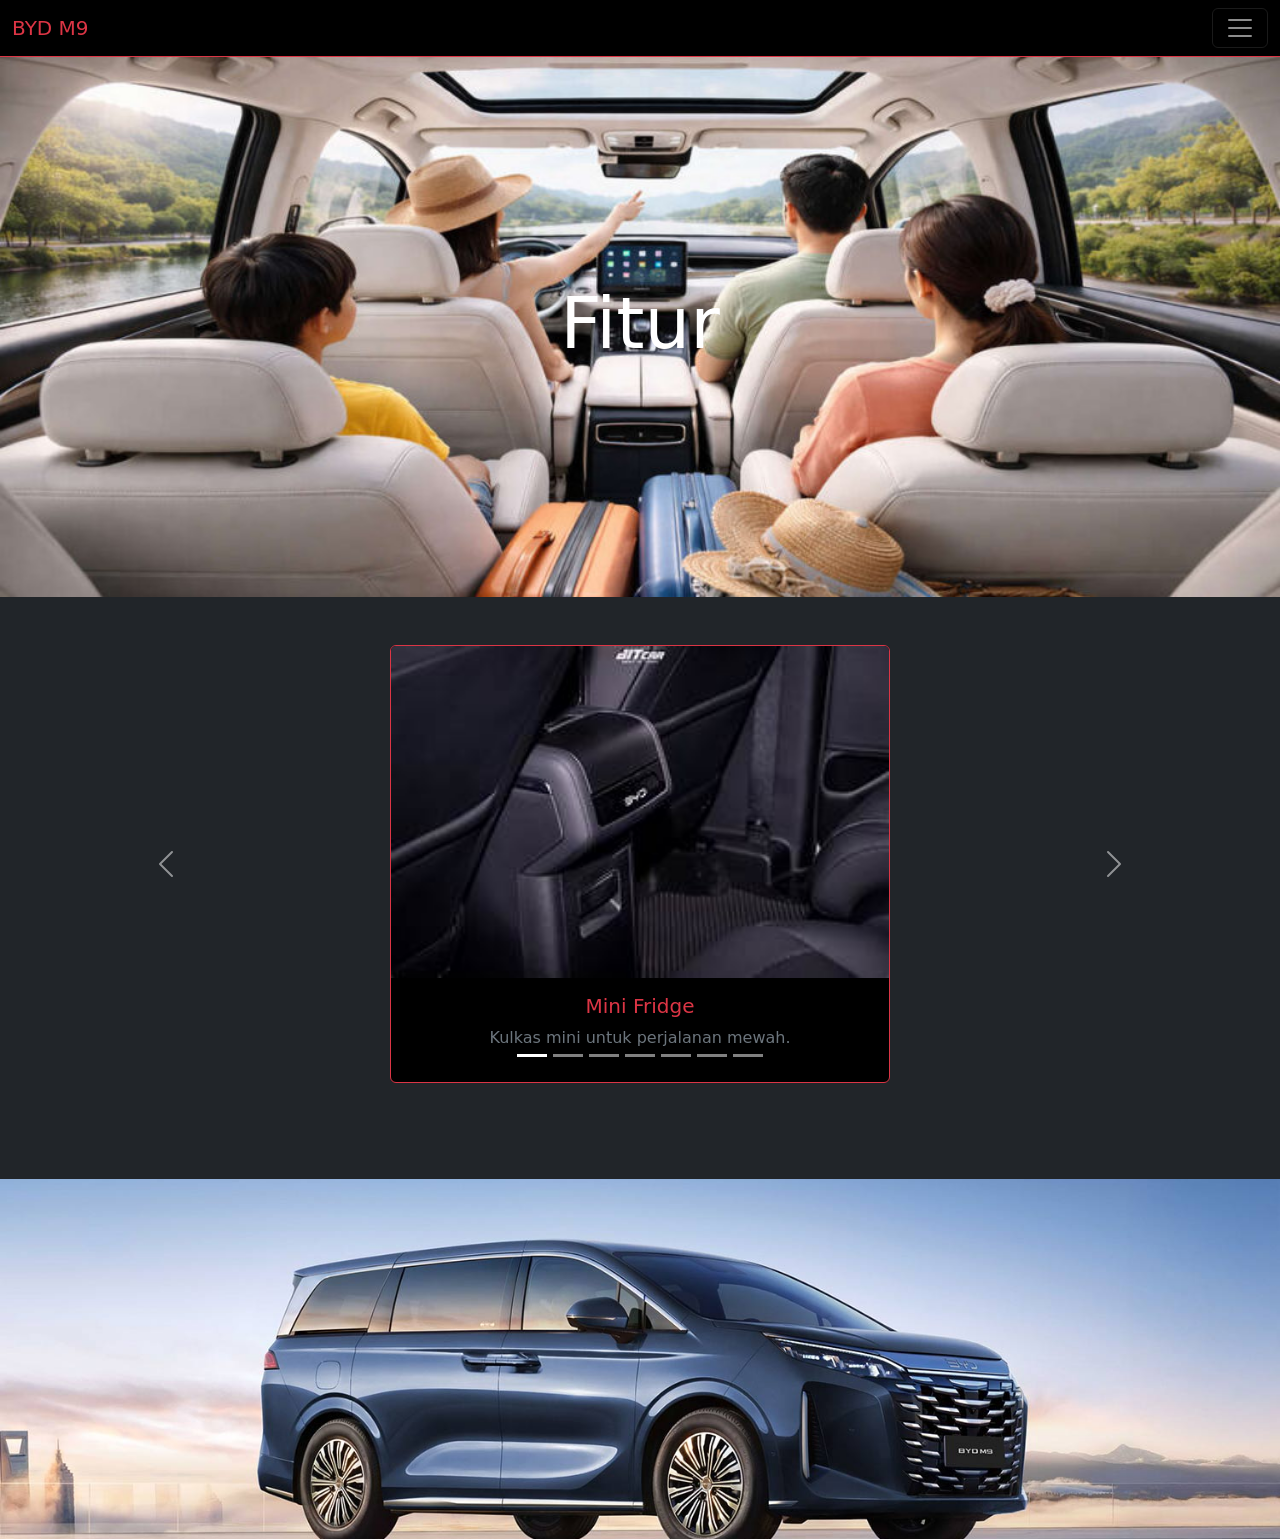
<file: fitur.html>
<!DOCTYPE html>
<html>

<head>
    <meta charset="UTF-8">
    <meta name="viewport" content="width=device-width, initial-scale=1.0">
    <title>BYD M9 — Fitur</title>

    <link href="https://cdn.jsdelivr.net/npm/bootstrap@5.3.8/dist/css/bootstrap.min.css" rel="stylesheet">
    <script src="https://cdn.jsdelivr.net/npm/bootstrap@5.3.8/dist/js/bootstrap.bundle.min.js"></script>
</head>

<body class="bg-dark text-white">

<nav class="navbar navbar-dark bg-black border-bottom border-danger">
    <div class="container-fluid">
        <a class="navbar-brand text-danger" href="#">BYD M9</a>

        <button class="navbar-toggler" data-bs-toggle="collapse" data-bs-target="#navbar">
            <span class="navbar-toggler-icon"></span>
        </button>

        <div class="collapse navbar-collapse" id="navbar">
            <ul class="navbar-nav ms-auto">
                <li class="nav-item"><a class="nav-link text-white" href="index.html">Beranda</a></li>
                <li class="nav-item"><a class="nav-link text-danger" href="fitur.html">Fitur</a></li>
                <li class="nav-item"><a class="nav-link text-white" href="kaput.html">Kekurangan</a></li>
                <li class="nav-item"><a class="nav-link text-white" href="mengapa.html">Mengapa</a></li>
                <li class="nav-item"><a class="nav-link text-white" href="kesvew.html">Reviews</a></li>
            </ul>
        </div>
    </div>
</nav>

<div class="position-relative">
    <img src="bydsunroof.jpg" class="w-100" style="height: 60vh; object-fit: cover;" alt="">
    <div class="position-absolute top-50 start-50 translate-middle text-center">
        <h1 class="display-2 fw-light">Fitur</h1>
    </div>
</div>

<div class="container py-5">
    <div id="fiturCarousel" class="carousel slide text-center">

        <div class="carousel-inner">

            <div class="carousel-item active">
                <div class="card bg-black border-danger mx-auto" style="max-width: 500px;">
                    <img src="byd fridge.jpg" class="card-img-top" alt="">
                    <div class="card-body">
                        <h5 class="text-danger">Mini Fridge</h5>
                        <p class="text-secondary">Kulkas mini untuk perjalanan mewah.</p>
                    </div>
                </div>
            </div>

            <div class="carousel-item">
                <div class="card bg-black border-danger mx-auto" style="max-width: 500px;">
                    <img src="bydsunroof.jpg" class="card-img-top" alt="">
                    <div class="card-body">
                        <h5 class="text-danger">Monitor Atap</h5>
                        <p class="text-secondary">Layar hiburan plafon.</p>
                    </div>
                </div>
            </div>

            <div class="carousel-item">
                <div class="card bg-black border-danger mx-auto" style="max-width: 500px;">
                    <img src="dolby atmos.jpg" class="card-img-top" alt="">
                    <div class="card-body">
                        <h5 class="text-danger">Dolby Atmos</h5>
                        <p class="text-secondary">Audio sinematik premium.</p>
                    </div>
                </div>
            </div>

            <div class="carousel-item">
                <div class="card bg-black border-danger mx-auto" style="max-width: 500px;">
                    <img src="bydm9 sunroof2.jpg" class="card-img-top" alt="">
                    <div class="card-body">
                        <h5 class="text-danger">Panoramic Roof</h5>
                        <p class="text-secondary">Sunroof luas + ambient light.</p>
                    </div>
                </div>
            </div>

            <div class="carousel-item">
                <div class="card bg-black border-danger mx-auto" style="max-width: 500px;">
                    <img src="byd steer.jpg" class="card-img-top" alt="">
                    <div class="card-body">
                        <h5 class="text-danger">Safety Tech</h5>
                        <p class="text-secondary">Stabilisasi & kontrol canggih.</p>
                    </div>
                </div>
            </div>

            <div class="carousel-item">
                <div class="card bg-black border-danger mx-auto" style="max-width: 500px;">
                    <img src="byd1.jpg" class="card-img-top" alt="">
                    <div class="card-body">
                        <h5 class="text-danger">Auto Parking</h5>
                        <p class="text-secondary">Parkir otomatis LiDAR.</p>
                    </div>
                </div>
            </div>

            <div class="carousel-item">
                <div class="card bg-black border-danger mx-auto" style="max-width: 500px;">
                    <img src="byd seats.jpg" class="card-img-top" alt="">
                    <div class="card-body">
                        <h5 class="text-danger">Luxury Cabin</h5>
                        <p class="text-secondary">Captain seat & kenyamanan maksimal.</p>
                    </div>
                </div>
            </div>

        </div>

        <button class="carousel-control-prev" data-bs-target="#fiturCarousel" data-bs-slide="prev">
            <span class="carousel-control-prev-icon"></span>
        </button>

        <button class="carousel-control-next" data-bs-target="#fiturCarousel" data-bs-slide="next">
            <span class="carousel-control-next-icon"></span>
        </button>

        <div class="carousel-indicators">
            <button data-bs-target="#fiturCarousel" data-bs-slide-to="0" class="active"></button>
            <button data-bs-target="#fiturCarousel" data-bs-slide-to="1"></button>
            <button data-bs-target="#fiturCarousel" data-bs-slide-to="2"></button>
            <button data-bs-target="#fiturCarousel" data-bs-slide-to="3"></button>
            <button data-bs-target="#fiturCarousel" data-bs-slide-to="4"></button>
            <button data-bs-target="#fiturCarousel" data-bs-slide-to="5"></button>
            <button data-bs-target="#fiturCarousel" data-bs-slide-to="6"></button>
        </div>

    </div>
</div>

<!-- Footer Image -->
<div class="mt-5">
    <img src="featrue.jpg" class="w-100" style="height:40vh; object-fit:cover;" alt="">
</div>

</body>
</html>
</file>
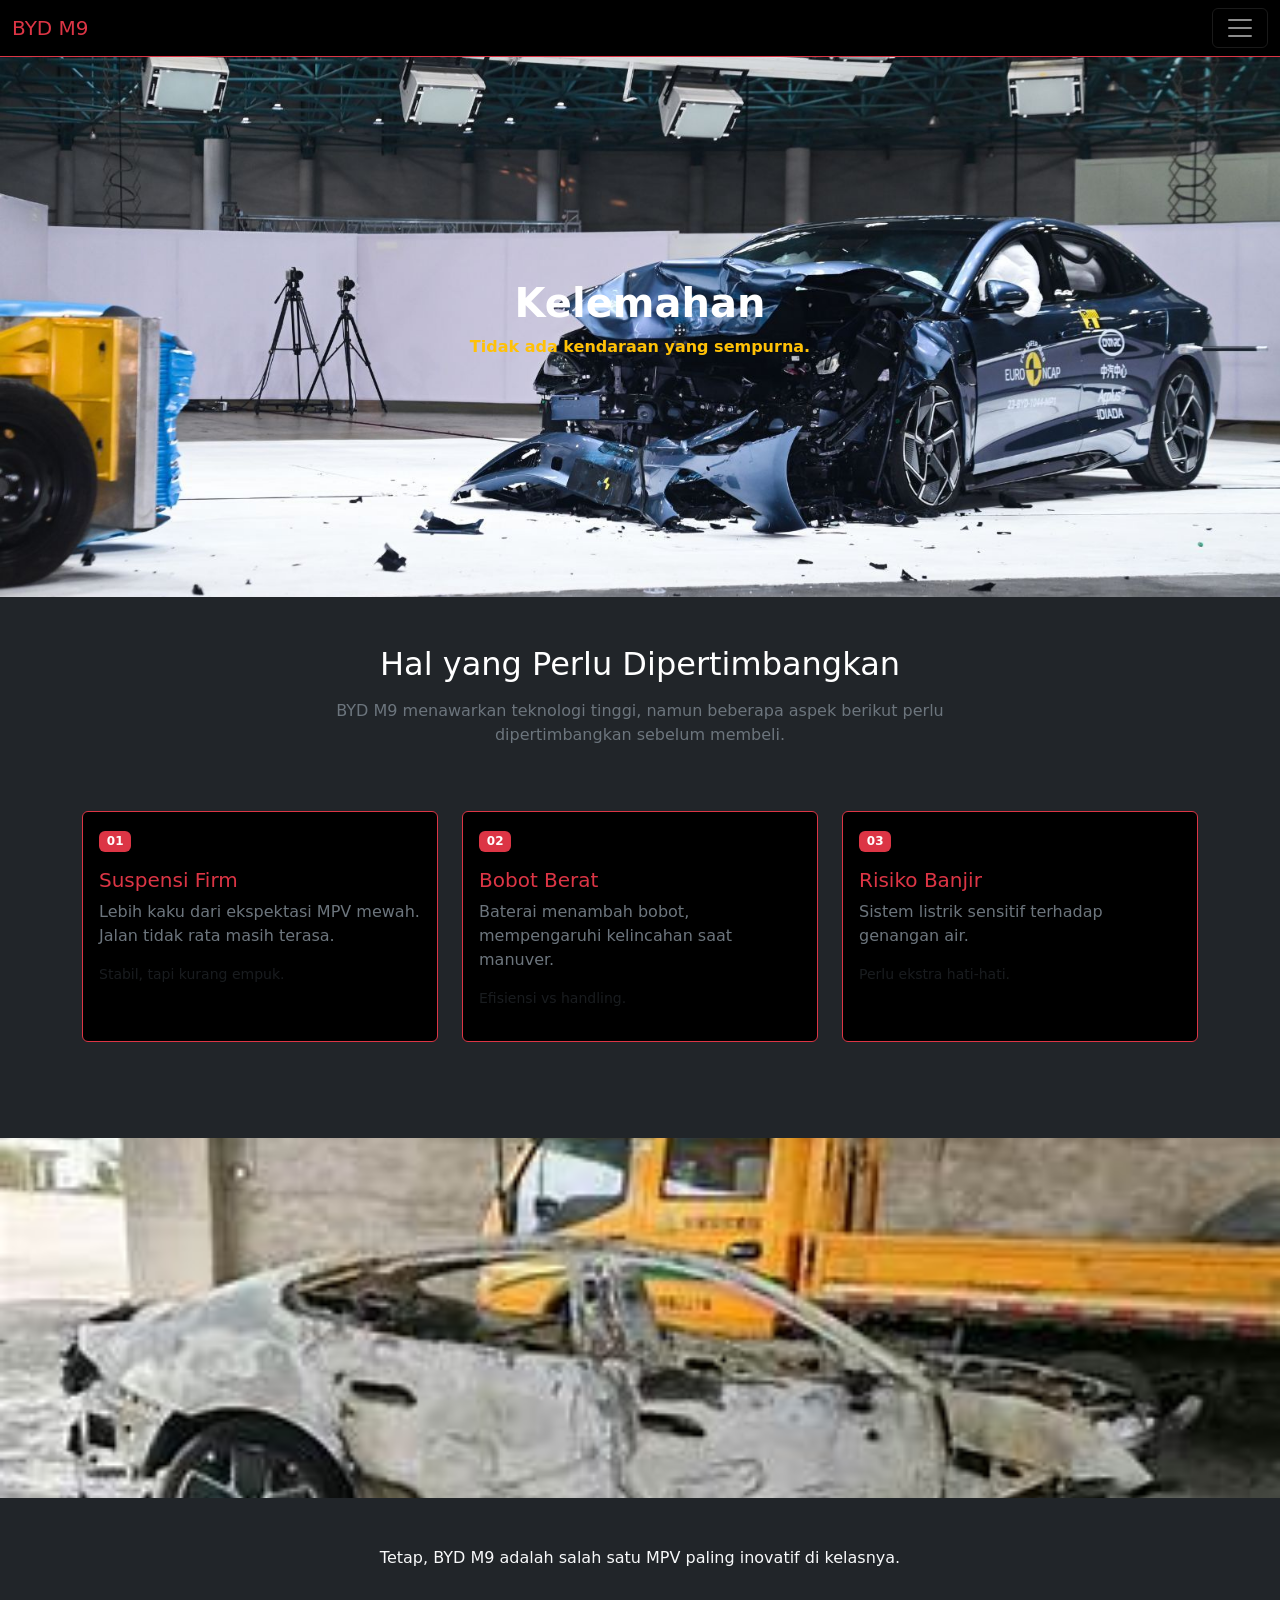
<file: kaput.html>
<!DOCTYPE html>
<html>

<head>
    <meta charset="UTF-8">
    <meta name="viewport" content="width=device-width, initial-scale=1.0">
    <title>BYD M9 — Kekurangan</title>

    <link href="https://cdn.jsdelivr.net/npm/bootstrap@5.3.8/dist/css/bootstrap.min.css" rel="stylesheet">
    <script src="https://cdn.jsdelivr.net/npm/bootstrap@5.3.8/dist/js/bootstrap.bundle.min.js"></script>
</head>

<body class="bg-dark text-white">

<nav class="navbar navbar-dark bg-black border-bottom border-danger">
  <div class="container-fluid">
    <a class="navbar-brand text-danger" href="#">BYD M9</a>

    <button class="navbar-toggler" data-bs-toggle="collapse" data-bs-target="#navbar">
      <span class="navbar-toggler-icon"></span>
    </button>

    <div class="collapse navbar-collapse" id="navbar">
      <ul class="navbar-nav ms-auto">
        <li class="nav-item"><a class="nav-link text-white" href="index.html">Beranda</a></li>
        <li class="nav-item"><a class="nav-link text-white" href="fitur.html">Fitur</a></li>
        <li class="nav-item"><a class="nav-link text-danger" href="kaput.html">Kekurangan</a></li>
        <li class="nav-item"><a class="nav-link text-white" href="mengapa.html">Mengapa</a></li>
        <li class="nav-item"><a class="nav-link text-white" href="kesvew.html">Reviews</a></li>
      </ul>
    </div>
  </div>
</nav>

<div class="position-relative">
    <img src="crash.jpg" class="w-100" style="height:60vh; object-fit:cover;" alt="">
    <div class="position-absolute top-50 start-50 translate-middle text-center">
        <h1 class="fw-bold">Kelemahan</h1>
        <p class="text-warning fw-bold">Tidak ada kendaraan yang sempurna.</p>
    </div>
</div>

<div class="container py-5 text-center">
    <h2 class="fw-light mb-3">Hal yang Perlu Dipertimbangkan</h2>
    <p class="text-secondary col-lg-8 mx-auto">
        BYD M9 menawarkan teknologi tinggi, namun beberapa aspek berikut perlu dipertimbangkan sebelum membeli.
    </p>
</div>

<div class="container pb-5">
    <div class="row g-4">

        <div class="col-md-4">
            <div class="card bg-black border-danger h-100">
                <div class="card-body">
                    <span class="badge bg-danger mb-3">01</span>
                    <h5 class="text-danger">Suspensi Firm</h5>
                    <p class="text-secondary">
                        Lebih kaku dari ekspektasi MPV mewah. Jalan tidak rata masih terasa.
                    </p>
                    <p class="small text-muted">Stabil, tapi kurang empuk.</p>
                </div>
            </div>
        </div>

        <div class="col-md-4">
            <div class="card bg-black border-danger h-100">
                <div class="card-body">
                    <span class="badge bg-danger mb-3">02</span>
                    <h5 class="text-danger">Bobot Berat</h5>
                    <p class="text-secondary">
                        Baterai menambah bobot, mempengaruhi kelincahan saat manuver.
                    </p>
                    <p class="small text-muted">Efisiensi vs handling.</p>
                </div>
            </div>
        </div>

        <div class="col-md-4">
            <div class="card bg-black border-danger h-100">
                <div class="card-body">
                    <span class="badge bg-danger mb-3">03</span>
                    <h5 class="text-danger">Risiko Banjir</h5>
                    <p class="text-secondary">
                        Sistem listrik sensitif terhadap genangan air.
                    </p>
                    <p class="small text-muted">Perlu ekstra hati-hati.</p>
                </div>
            </div>
        </div>

    </div>
</div>

<div class="mt-5">
    <img src="vrash.jpg" class="w-100" style="height:40vh; object-fit:cover;" alt="">
</div>

<div class="container text-center py-5">
    <p class="text-light">
        Tetap, BYD M9 adalah salah satu MPV paling inovatif di kelasnya.
    </p>
</div>

</body>
</html>
</file>
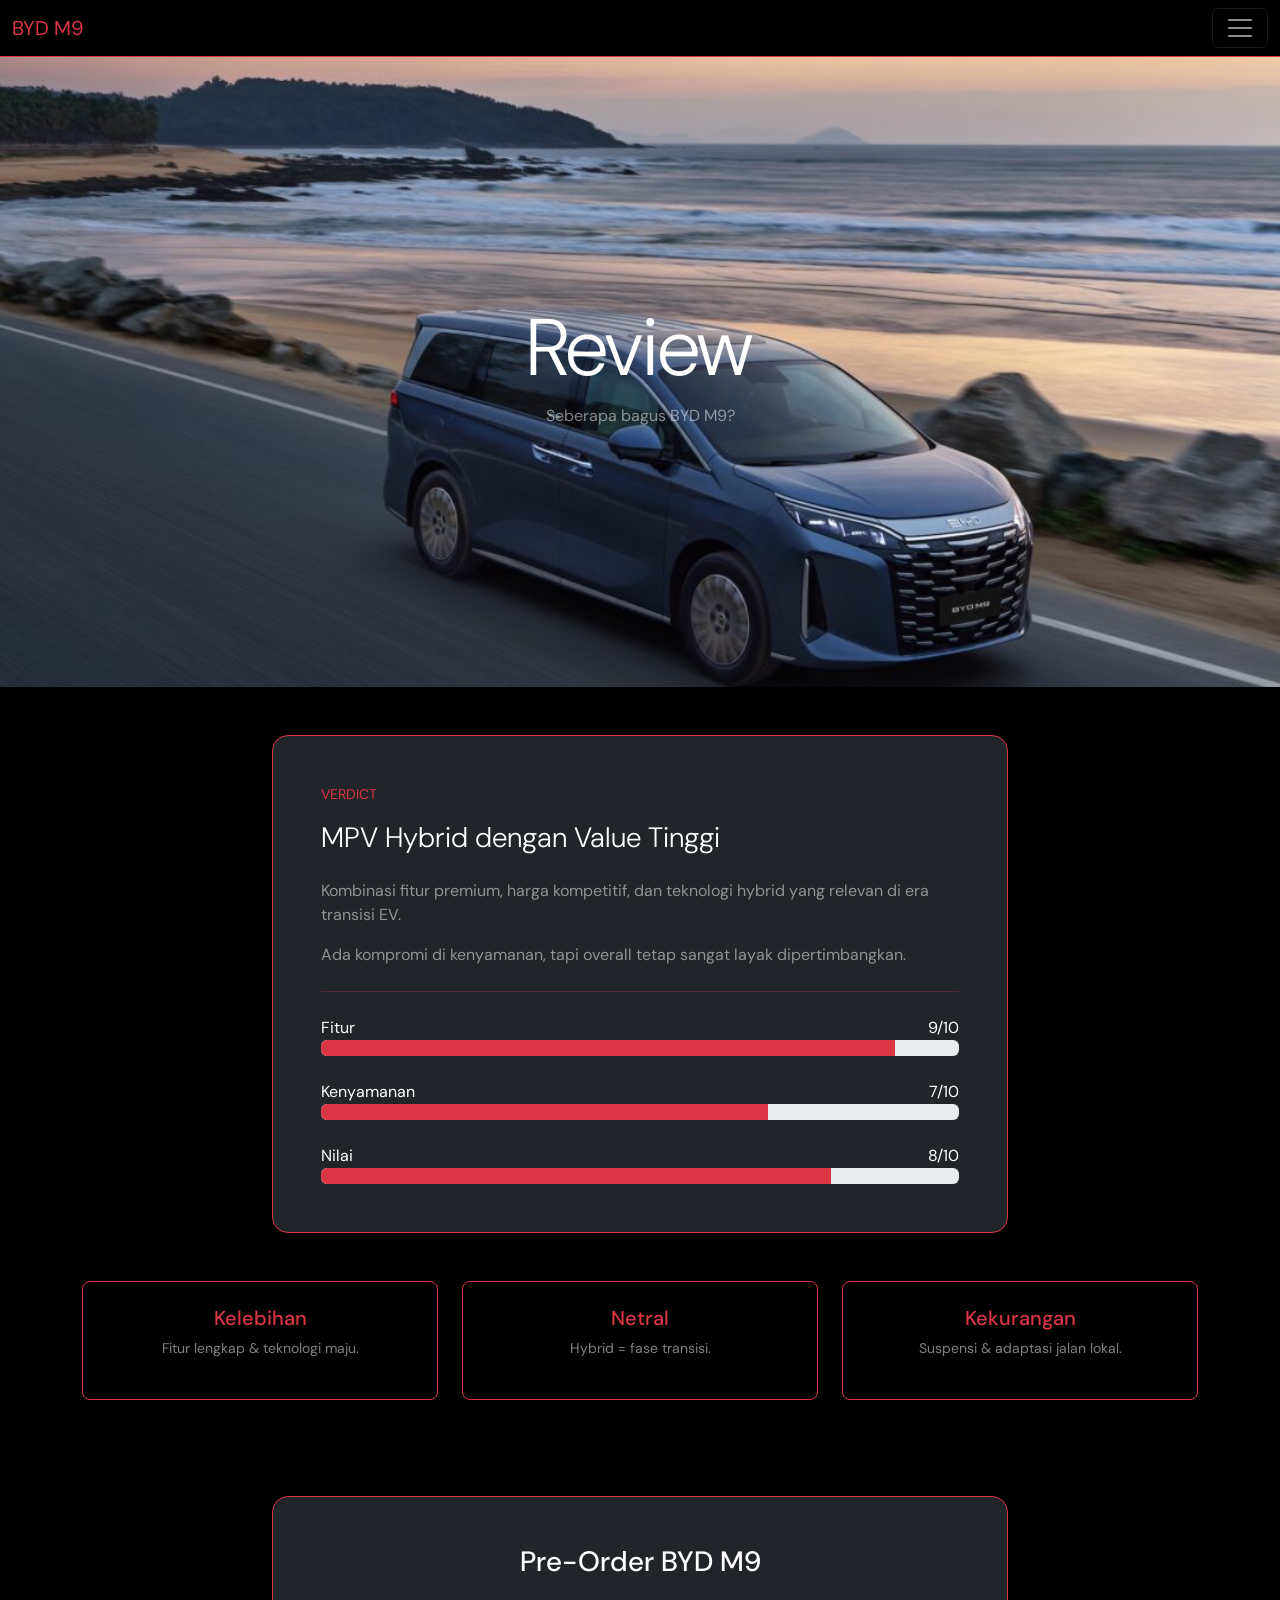
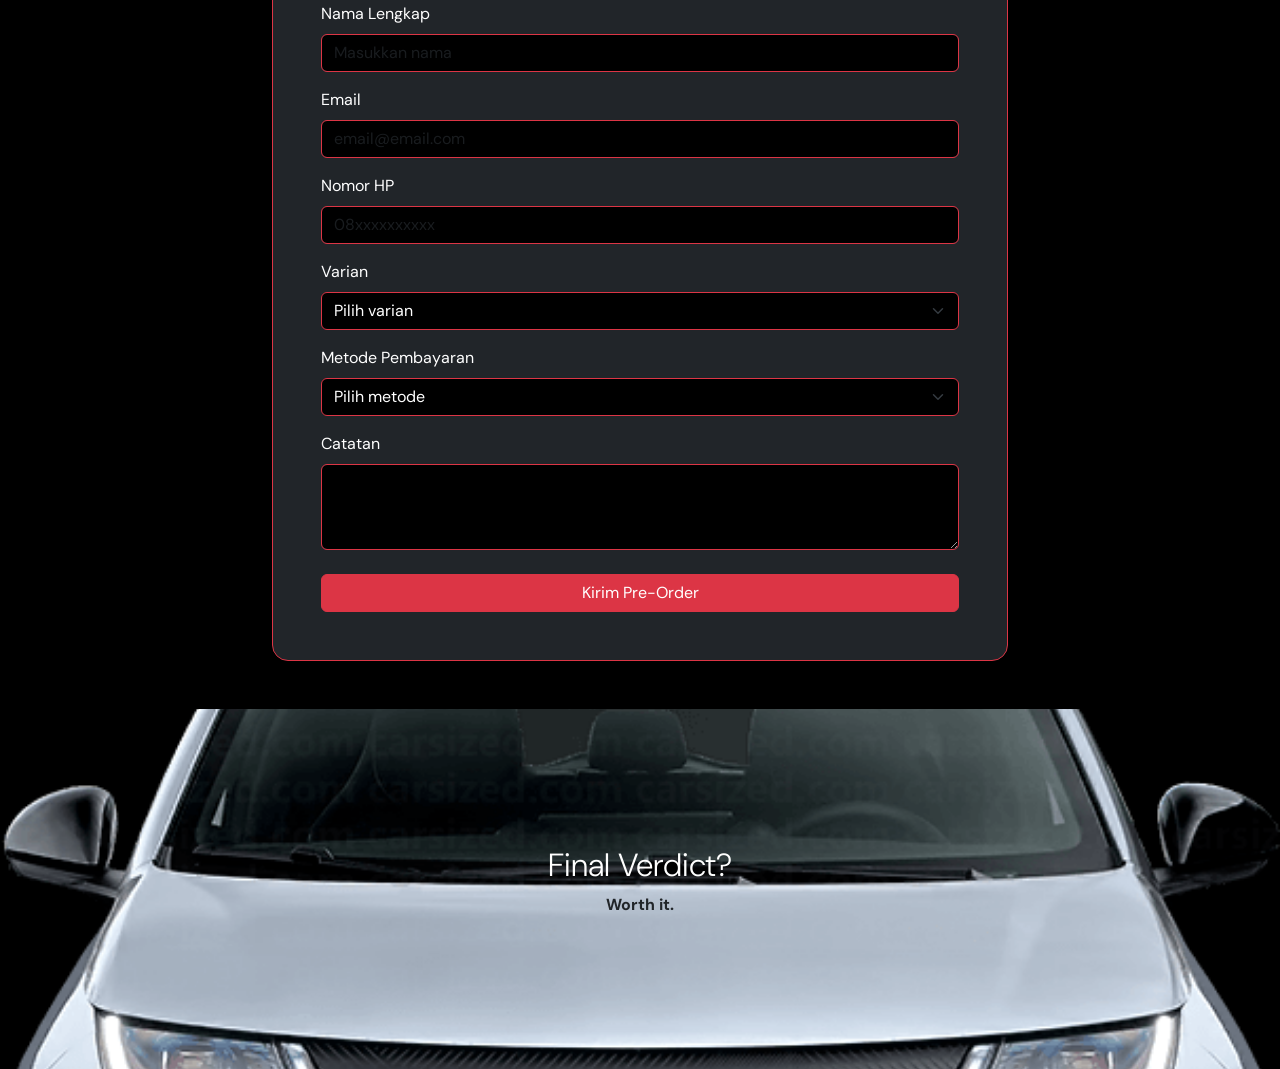
<file: kesvew.html>
<!DOCTYPE html>
<html lang="id">

<head>
    <meta charset="UTF-8">
    <meta name="viewport" content="width=device-width, initial-scale=1.0">
    <title>BYD M9 — Reviews</title>

    <link href="https://cdn.jsdelivr.net/npm/bootstrap@5.3.8/dist/css/bootstrap.min.css" rel="stylesheet">
    <script src="https://cdn.jsdelivr.net/npm/bootstrap@5.3.8/dist/js/bootstrap.bundle.min.js"></script>

    <link href="https://fonts.googleapis.com/css2?family=DM+Sans:wght@300;400;500;600&display=swap" rel="stylesheet">
</head>

<body class="bg-black text-white" style="font-family: 'DM Sans', sans-serif;">

<!-- Navbar -->
<nav class="navbar navbar-dark bg-black border-bottom border-danger">
  <div class="container-fluid">
    <a class="navbar-brand text-danger" href="#">BYD M9</a>

    <button class="navbar-toggler" data-bs-toggle="collapse" data-bs-target="#navbar">
      <span class="navbar-toggler-icon"></span>
    </button>

    <div class="collapse navbar-collapse" id="navbar">
      <ul class="navbar-nav ms-auto">
        <li class="nav-item"><a class="nav-link text-white" href="index.html">Beranda</a></li>
        <li class="nav-item"><a class="nav-link text-white" href="fitur.html">Fitur</a></li>
        <li class="nav-item"><a class="nav-link text-white" href="kaput.html">Kekurangan</a></li>
        <li class="nav-item"><a class="nav-link text-white" href="mengapa.html">Mengapa</a></li>
        <li class="nav-item"><a class="nav-link text-danger" href="kesvew.html">Reviews</a></li>
      </ul>
    </div>
  </div>
</nav>

<!-- Hero -->
<div class="position-relative">
    <img src="byd1.jpg" class="w-100" style="height: 70vh; object-fit: cover;" alt="">
    <div class="position-absolute top-50 start-50 translate-middle text-center">
        <h1 class="display-1 fw-light">Review</h1>
        <p class="text-white-50">Seberapa bagus BYD M9?</p>
    </div>
</div>

<!-- Verdict -->
<div class="container py-5">
    <div class="row justify-content-center">
        <div class="col-lg-8">

            <div class="border border-danger rounded-4 p-5 bg-dark">

                <p class="text-danger text-uppercase small">Verdict</p>

                <h3 class="fw-light mb-4">MPV Hybrid dengan Value Tinggi</h3>

                <p class="text-white-50">
                    Kombinasi fitur premium, harga kompetitif, dan teknologi hybrid yang relevan di era transisi EV.
                </p>

                <p class="text-white-50 mb-4">
                    Ada kompromi di kenyamanan, tapi overall tetap sangat layak dipertimbangkan.
                </p>

                <hr class="border-danger">

                <div class="mt-4">

                    <div class="mb-4">
                        <div class="d-flex justify-content-between">
                            <span>Fitur</span>
                            <span>9/10</span>
                        </div>
                        <div class="progress">
                            <div class="progress-bar bg-danger" style="width: 90%"></div>
                        </div>
                    </div>

                    <div class="mb-4">
                        <div class="d-flex justify-content-between">
                            <span>Kenyamanan</span>
                            <span>7/10</span>
                        </div>
                        <div class="progress">
                            <div class="progress-bar bg-danger" style="width: 70%"></div>
                        </div>
                    </div>

                    <div>
                        <div class="d-flex justify-content-between">
                            <span>Nilai</span>
                            <span>8/10</span>
                        </div>
                        <div class="progress">
                            <div class="progress-bar bg-danger" style="width: 80%"></div>
                        </div>
                    </div>

                </div>

            </div>

        </div>
    </div>
</div>

<!-- Highlights -->
<div class="container pb-5">
    <div class="row text-center g-4">

        <div class="col-md-4">
            <div class="border border-danger rounded-3 p-4 h-100">
                <h5 class="text-danger">Kelebihan</h5>
                <p class="text-white-50 small">Fitur lengkap & teknologi maju.</p>
            </div>
        </div>

        <div class="col-md-4">
            <div class="border border-danger rounded-3 p-4 h-100">
                <h5 class="text-danger">Netral</h5>
                <p class="text-white-50 small">Hybrid = fase transisi.</p>
            </div>
        </div>

        <div class="col-md-4">
            <div class="border border-danger rounded-3 p-4 h-100">
                <h5 class="text-danger">Kekurangan</h5>
                <p class="text-white-50 small">Suspensi & adaptasi jalan lokal.</p>
            </div>
        </div>

    </div>
</div>

<!-- Purchase Form -->
<div class="container py-5">
    <div class="row justify-content-center">
        <div class="col-lg-8">

            <div class="border border-danger rounded-4 p-5 bg-dark">

                <h3 class="text-center mb-4">Pre-Order BYD M9</h3>

                <form>

                    <div class="mb-3">
                        <label class="form-label">Nama Lengkap</label>
                        <input type="text" class="form-control bg-black text-white border-danger" placeholder="Masukkan nama">
                    </div>

                    <div class="mb-3">
                        <label class="form-label">Email</label>
                        <input type="email" class="form-control bg-black text-white border-danger" placeholder="email@email.com">
                    </div>

                    <div class="mb-3">
                        <label class="form-label">Nomor HP</label>
                        <input type="tel" class="form-control bg-black text-white border-danger" placeholder="08xxxxxxxxxx">
                    </div>

                    <div class="mb-3">
                        <label class="form-label">Varian</label>
                        <select class="form-select bg-black text-white border-danger">
                            <option selected>Pilih varian</option>
                            <option>Standard Hybrid</option>
                            <option>Premium Hybrid</option>
                            <option>Ultimate AWD</option>
                        </select>
                    </div>

                    <div class="mb-3">
                        <label class="form-label">Metode Pembayaran</label>
                        <select class="form-select bg-black text-white border-danger">
                            <option selected>Pilih metode</option>
                            <option>Cash</option>
                            <option>Kredit</option>
                            <option>Leasing</option>
                        </select>
                    </div>

                    <div class="mb-4">
                        <label class="form-label">Catatan</label>
                        <textarea class="form-control bg-black text-white border-danger" rows="3"></textarea>
                    </div>

                    <div class="d-grid">
                        <button type="submit" class="btn btn-danger">
                            Kirim Pre-Order
                        </button>
                    </div>

                </form>

            </div>

        </div>
    </div>
</div>

<!-- Footer -->
<div class="position-relative">
    <img src="bydm9 front.png" class="w-100" style="height: 40vh; object-fit: cover;" alt="">
    <div class="position-absolute top-50 start-50 translate-middle text-center">
        <h2 class="fw-light">Final Verdict?</h2>
        <p class="text-dark fw-bold">Worth it.</p>
    </div>
</div>

</body>
</html>
</file>
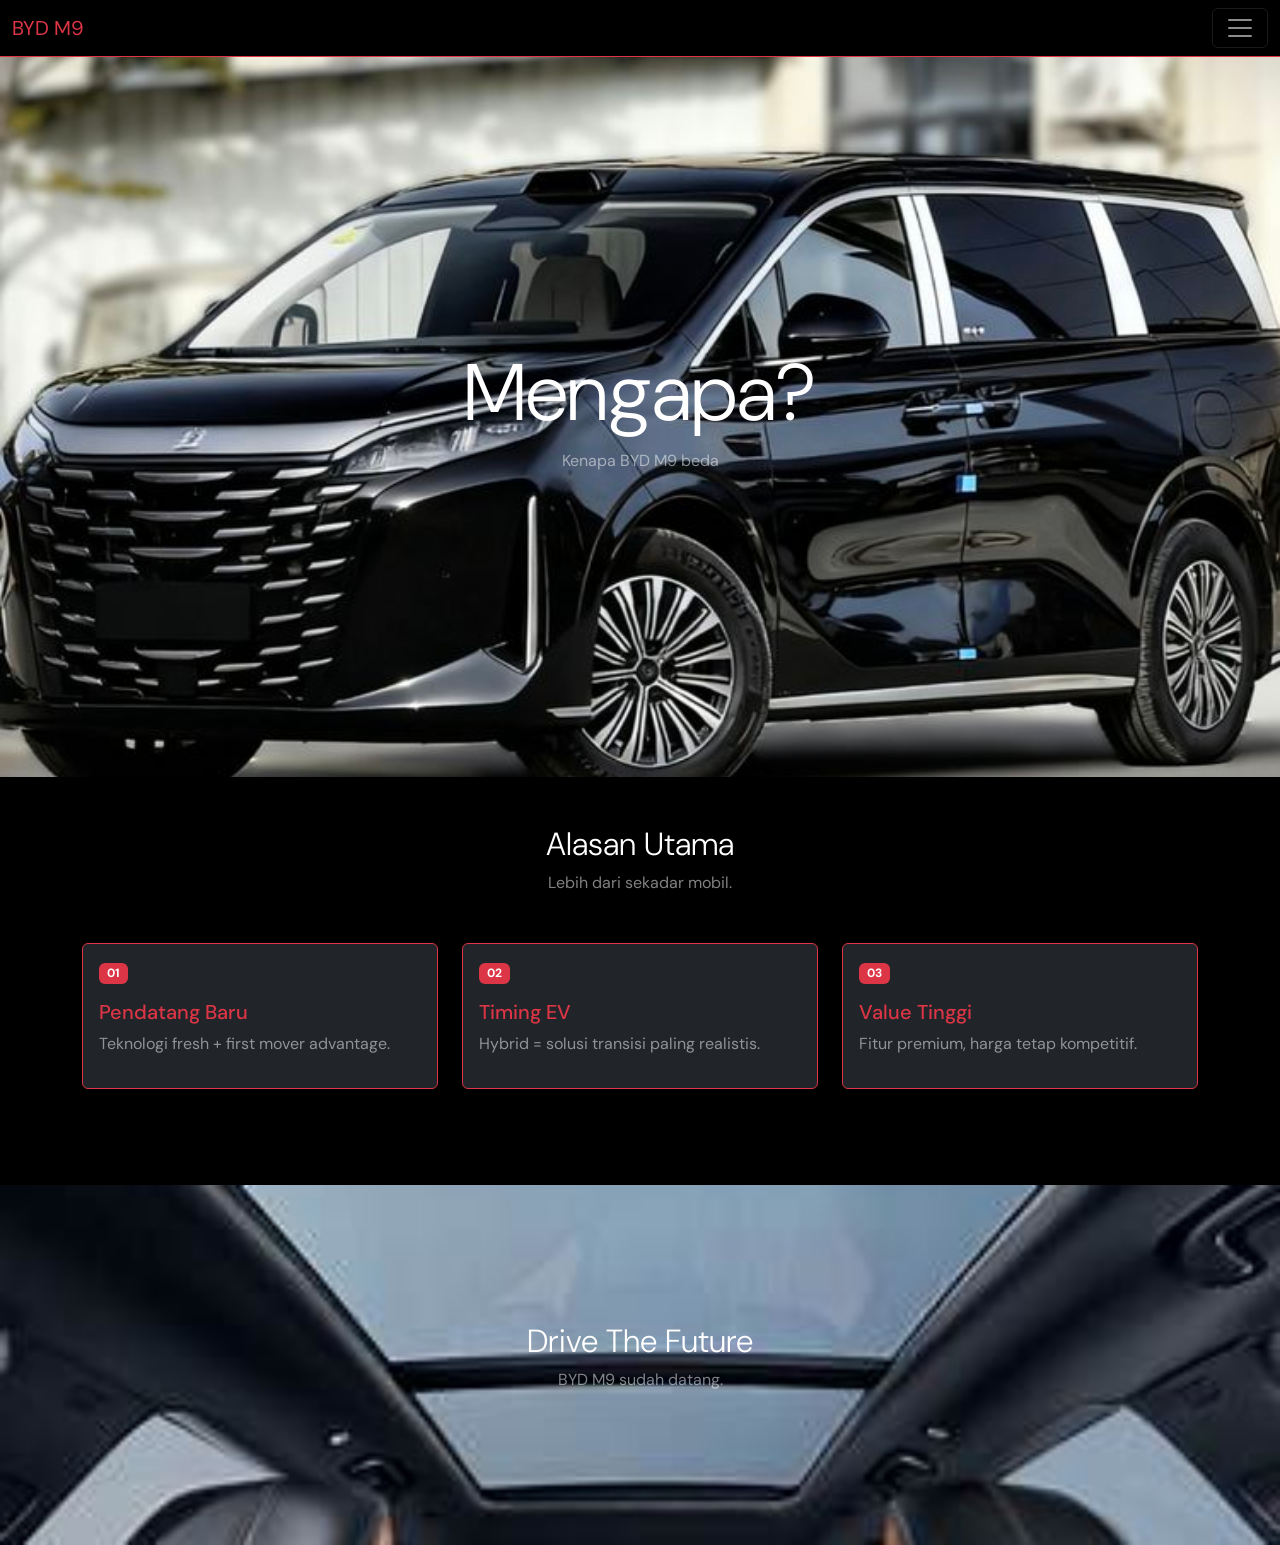
<file: mengapa.html>
<!DOCTYPE html>
<html>

<head>
    <meta charset="UTF-8">
    <meta name="viewport" content="width=device-width, initial-scale=1.0">
    <title>BYD M9 — Mengapa</title>

    <link href="https://cdn.jsdelivr.net/npm/bootstrap@5.3.8/dist/css/bootstrap.min.css" rel="stylesheet">
    <script src="https://cdn.jsdelivr.net/npm/bootstrap@5.3.8/dist/js/bootstrap.bundle.min.js"></script>

    <link href="https://fonts.googleapis.com/css2?family=DM+Sans:wght@300;400;500;600&display=swap" rel="stylesheet">
</head>

<body class="bg-black text-white" style="font-family: 'DM Sans', sans-serif;">

<nav class="navbar navbar-dark bg-black border-bottom border-danger">
  <div class="container-fluid">
    <a class="navbar-brand text-danger" href="#">BYD M9</a>

    <button class="navbar-toggler" data-bs-toggle="collapse" data-bs-target="#navbar">
      <span class="navbar-toggler-icon"></span>
    </button>

    <div class="collapse navbar-collapse" id="navbar">
      <ul class="navbar-nav ms-auto">
        <li class="nav-item"><a class="nav-link text-white" href="index.html">Beranda</a></li>
        <li class="nav-item"><a class="nav-link text-white" href="fitur.html">Fitur</a></li>
        <li class="nav-item"><a class="nav-link text-white" href="kaput.html">Kekurangan</a></li>
        <li class="nav-item"><a class="nav-link text-danger" href="mengapa.html">Mengapa</a></li>
        <li class="nav-item"><a class="nav-link text-white" href="kesvew.html">Reviews</a></li>
      </ul>
    </div>
  </div>
</nav>

<div class="position-relative">
    <img src="byd2.jpg" class="w-100" style="height: 80vh; object-fit: cover;" alt="">
    <div class="position-absolute top-50 start-50 translate-middle text-center">
        <h1 class="display-1 fw-light">Mengapa?</h1>
        <p class="text-white-50">Kenapa BYD M9 beda</p>
    </div>
</div>

<div class="container py-5">

    <div class="text-center mb-5">
        <h2 class="fw-light">Alasan Utama</h2>
        <p class="text-white-50">Lebih dari sekadar mobil.</p>
    </div>

    <div class="row g-4">

        <div class="col-md-4">
            <div class="card bg-dark border-danger h-100">
                <div class="card-body">
                    <span class="badge bg-danger mb-3">01</span>
                    <h5 class="text-danger">Pendatang Baru</h5>
                    <p class="text-white-50">
                        Teknologi fresh + first mover advantage.
                    </p>
                </div>
            </div>
        </div>

        <div class="col-md-4">
            <div class="card bg-dark border-danger h-100">
                <div class="card-body">
                    <span class="badge bg-danger mb-3">02</span>
                    <h5 class="text-danger">Timing EV</h5>
                    <p class="text-white-50">
                        Hybrid = solusi transisi paling realistis.
                    </p>
                </div>
            </div>
        </div>

        <div class="col-md-4">
            <div class="card bg-dark border-danger h-100">
                <div class="card-body">
                    <span class="badge bg-danger mb-3">03</span>
                    <h5 class="text-danger">Value Tinggi</h5>
                    <p class="text-white-50">
                        Fitur premium, harga tetap kompetitif.
                    </p>
                </div>
            </div>
        </div>

    </div>
</div>

<div class="position-relative mt-5">
    <img src="bydm9 sunroof2.jpg" class="w-100" style="height: 40vh; object-fit: cover;" alt="">
    <div class="position-absolute top-50 start-50 translate-middle text-center">
        <h2 class="fw-light">Drive The Future</h2>
        <p class="text-white-50">BYD M9 sudah datang.</p>
    </div>
</div>

</body>
</html>
</file>
